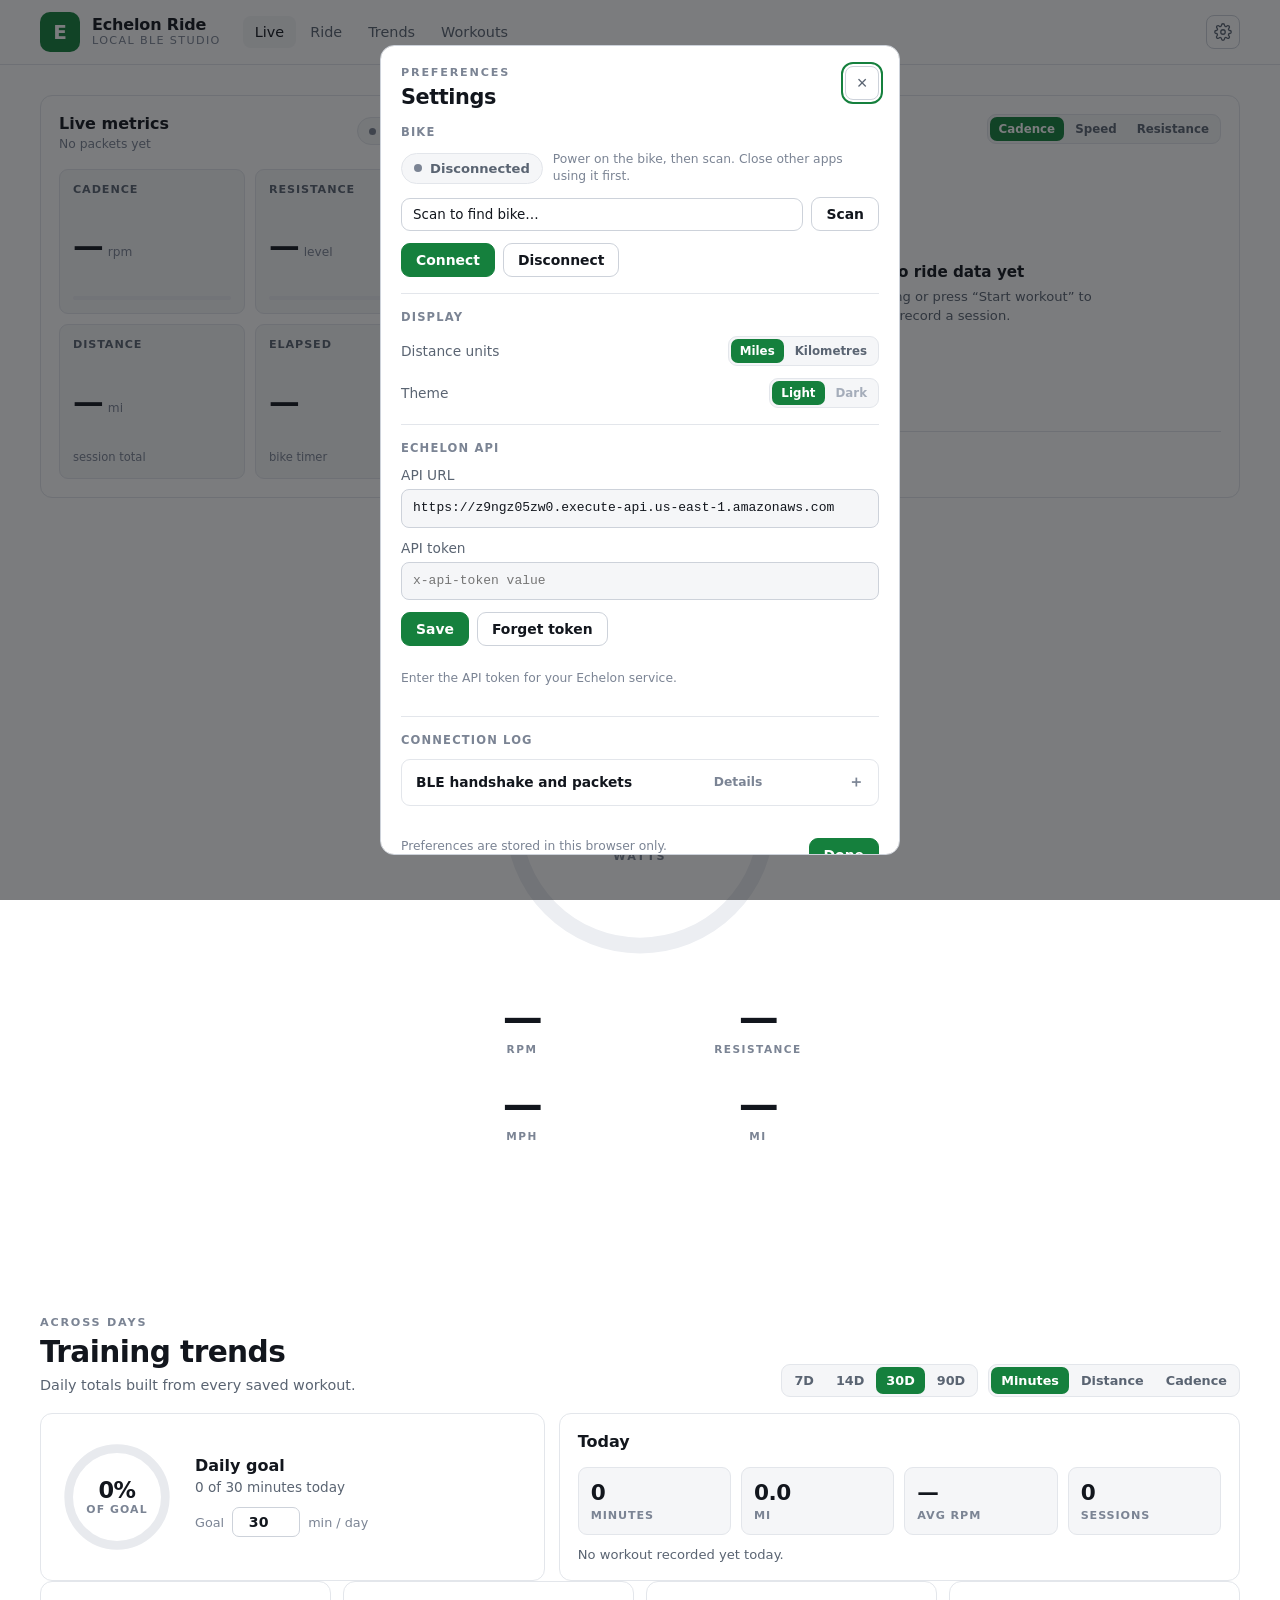
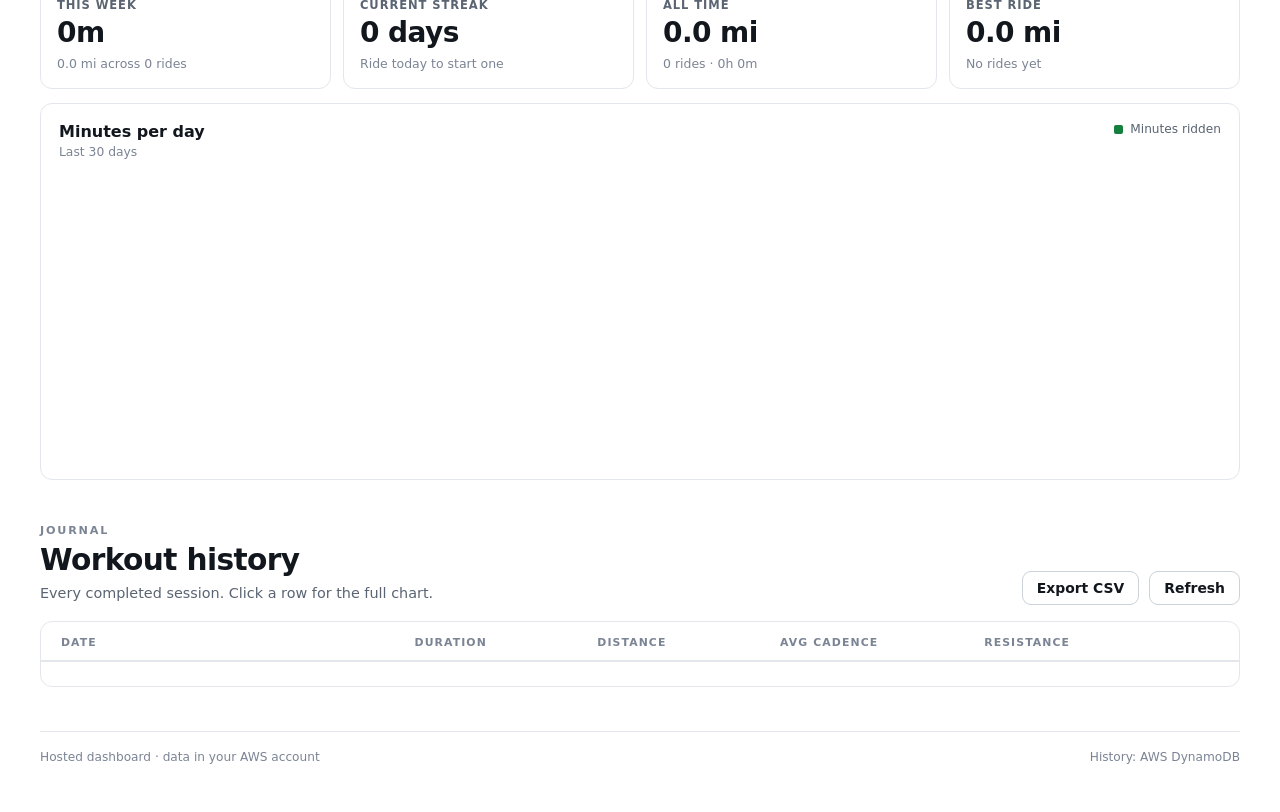
<file: index.html>
<!doctype html>
<html lang="en">
<head>
<meta charset="utf-8">
<meta name="viewport" content="width=device-width, initial-scale=1">
<meta name="color-scheme" content="light dark">
<title>Echelon Ride · Local Dashboard</title>
<link rel="icon" href="data:image/svg+xml,%3Csvg xmlns='http://www.w3.org/2000/svg' viewBox='0 0 64 64'%3E%3Crect width='64' height='64' rx='16' fill='%23b9f227'/%3E%3Cpath d='M20 18h26v8H30v6h14v8H30v6h16v8H20z' fill='%23080b12'/%3E%3C/svg%3E">
<link rel="stylesheet" href="styles.css?v=e2222fc28d">
<script>
  try {
    if (localStorage.getItem('echelon.theme') === 'dark') {
      document.documentElement.dataset.theme = 'dark';
    }
    document.documentElement.dataset.page =
      location.hash === '#ride' ? 'ride'
        : location.hash === '#trends' ? 'trends'
          : location.hash === '#history' ? 'workouts' : 'live';
  } catch (error) { /* localStorage may be unavailable */ }
</script>
</head>
<body>
<div class="ambient" aria-hidden="true">
  <div class="orb orb-a"></div>
  <div class="orb orb-b"></div>
</div>

<header class="topbar">
  <a class="brand" href="#live" aria-label="Echelon Ride home">
    <span class="logo">E</span>
    <span class="brand-text">
      <strong>Echelon Ride</strong>
      <span>local BLE studio</span>
    </span>
  </a>

  <nav class="mainnav" aria-label="Sections">
    <a href="#live" data-page="live">Live</a>
    <a href="#ride" data-page="ride">Ride</a>
    <a href="#trends" data-page="trends">Trends</a>
    <a href="#history" data-page="workouts">Workouts</a>
  </nav>

  <button class="icon-btn" id="settingsBtn" type="button" aria-label="Settings" title="Settings">
    <svg viewBox="0 0 24 24" fill="none" stroke="currentColor" stroke-width="1.7" stroke-linecap="round" stroke-linejoin="round" aria-hidden="true"><circle cx="12" cy="12" r="3"/><path d="M19.4 15a1.7 1.7 0 0 0 .3 1.9l.1.1a2 2 0 1 1-2.8 2.8l-.1-.1a1.7 1.7 0 0 0-1.9-.3 1.7 1.7 0 0 0-1 1.5V21a2 2 0 1 1-4 0v-.1a1.7 1.7 0 0 0-1.1-1.5 1.7 1.7 0 0 0-1.9.3l-.1.1a2 2 0 1 1-2.8-2.8l.1-.1a1.7 1.7 0 0 0 .3-1.9 1.7 1.7 0 0 0-1.5-1H3a2 2 0 1 1 0-4h.1A1.7 1.7 0 0 0 4.6 9a1.7 1.7 0 0 0-.3-1.9l-.1-.1a2 2 0 1 1 2.8-2.8l.1.1a1.7 1.7 0 0 0 1.9.3H9a1.7 1.7 0 0 0 1-1.5V3a2 2 0 1 1 4 0v.1a1.7 1.7 0 0 0 1 1.5 1.7 1.7 0 0 0 1.9-.3l.1-.1a2 2 0 1 1 2.8 2.8l-.1.1a1.7 1.7 0 0 0-.3 1.9V9a1.7 1.7 0 0 0 1.5 1H21a2 2 0 1 1 0 4h-.1a1.7 1.7 0 0 0-1.5 1z"/></svg>
  </button>
</header>

<main class="page">
  <section class="section" id="live" data-page="live">
    <div class="live-grid">
      <article class="card metrics-card">
        <div class="card-head">
          <div>
            <h3>Live metrics</h3>
            <span class="hint" id="lastPacket">No packets yet</span>
          </div>
          <div class="workout-controls">
            <span class="badge" id="trackingBadge"><span class="badge-dot"></span>Auto tracking</span>
            <button class="btn" id="workoutBtn" type="button">Start workout</button>
          </div>
        </div>
        <div class="metrics">
          <div class="metric">
            <span class="metric-label">Cadence</span>
            <div class="metric-value"><span id="cadenceValue">—</span><small>rpm</small></div>
            <div class="meter"><span id="cadenceMeter"></span></div>
          </div>
          <div class="metric">
            <span class="metric-label">Resistance</span>
            <div class="metric-value"><span id="resistanceValue">—</span><small>level</small></div>
            <div class="meter"><span id="resistanceMeter"></span></div>
          </div>
          <div class="metric">
            <span class="metric-label">Speed estimate</span>
            <div class="metric-value"><span id="speedValue">—</span><small id="speedUnit">mph</small></div>
            <div class="meter"><span id="speedMeter"></span></div>
          </div>
          <div class="metric">
            <span class="metric-label">Distance</span>
            <div class="metric-value"><span id="distanceValue">—</span><small id="distanceUnit">mi</small></div>
            <span class="metric-sub" id="distanceSub">session total</span>
          </div>
          <div class="metric">
            <span class="metric-label">Elapsed</span>
            <div class="metric-value"><span id="elapsedValue">—</span></div>
            <span class="metric-sub" id="elapsedSub">bike timer</span>
          </div>
          <div class="metric">
            <span class="metric-label">Power</span>
            <div class="metric-value"><span id="powerValue">—</span><small>W</small></div>
            <span class="metric-sub">estimated from cadence and resistance</span>
          </div>
        </div>
      </article>

      <article class="card chart-card">
        <div class="card-head">
          <div>
            <h3>Session chart</h3>
            <span class="hint" id="liveChartHint">Waiting for movement</span>
          </div>
          <div class="segmented small" id="liveMetrics" role="group" aria-label="Session chart metric">
            <button type="button" data-metric="cadence" class="is-active">Cadence</button>
            <button type="button" data-metric="speed">Speed</button>
            <button type="button" data-metric="resistance">Resistance</button>
          </div>
        </div>
        <div class="chart-wrap" id="liveChartWrap">
          <canvas id="liveChart" aria-label="Live session chart"></canvas>
          <div class="chart-empty" id="liveEmpty">
            <strong>No ride data yet</strong>
            <span>Start pedaling or press “Start workout” to record a session.</span>
          </div>
        </div>
        <div class="chart-footer" id="liveFooter">
          <div><span>Average</span><strong id="liveAvg">—</strong></div>
          <div><span>Peak</span><strong id="livePeak">—</strong></div>
          <div><span>Tracked</span><strong id="liveTracked">—</strong></div>
        </div>
      </article>
    </div>
  </section>

  <section class="section" id="ride" data-page="ride" aria-label="Ride metrics">
    <div class="ride">
      <div class="ride-timer">
        <div class="ride-clock" id="rideClock">0:00</div>
        <div class="ride-clock-label">Elapsed</div>
        <div class="ride-goal" id="rideGoalBar" role="progressbar" aria-label="Daily goal" aria-valuemin="0" aria-valuemax="100" aria-valuenow="0">
          <span id="rideGoal"></span>
        </div>
      </div>
      <div class="ride-gauge">
        <svg viewBox="0 0 220 220" aria-hidden="true" focusable="false">
          <circle class="gauge-track" cx="110" cy="110" r="96"></circle>
          <circle class="gauge-value" id="rideGauge" cx="110" cy="110" r="96"></circle>
        </svg>
        <div class="gauge-center">
          <span class="gauge-number" id="ridePower">—</span>
          <span class="gauge-unit">watts</span>
        </div>
      </div>
      <div class="ride-metrics">
        <div class="ride-metric">
          <span class="ride-metric-value" id="rideCadence">—</span>
          <span class="ride-metric-label">rpm</span>
        </div>
        <div class="ride-metric">
          <span class="ride-metric-value" id="rideResistance">—</span>
          <span class="ride-metric-label">resistance</span>
        </div>
        <div class="ride-metric">
          <span class="ride-metric-value" id="rideSpeed">—</span>
          <span class="ride-metric-label" id="rideSpeedUnit">mph</span>
        </div>
        <div class="ride-metric">
          <span class="ride-metric-value" id="rideDistance">—</span>
          <span class="ride-metric-label" id="rideDistanceUnit">mi</span>
        </div>
      </div>
      <div class="ride-chart">
        <canvas id="rideChart" aria-label="Recent speed"></canvas>
      </div>
    </div>
  </section>

  <section class="section" id="trends" data-page="trends">
    <div class="section-head">
      <div>
        <p class="eyebrow">Across days</p>
        <h2>Training trends</h2>
        <p class="section-sub">Daily totals built from every saved workout.</p>
      </div>
      <div class="section-tools">
        <div class="segmented" id="rangeTabs" role="group" aria-label="Date range">
          <button type="button" data-days="7">7D</button>
          <button type="button" data-days="14">14D</button>
          <button type="button" data-days="30" class="is-active">30D</button>
          <button type="button" data-days="90">90D</button>
        </div>
        <div class="segmented" id="trendMetrics" role="group" aria-label="Trend metric">
          <button type="button" data-metric="minutes" class="is-active">Minutes</button>
          <button type="button" data-metric="distance">Distance</button>
          <button type="button" data-metric="cadence">Cadence</button>
        </div>
      </div>
    </div>

    <div class="today-grid">
      <article class="card goal-card">
        <div class="goal-ring">
          <svg viewBox="0 0 120 120" role="img" aria-label="Daily goal progress">
            <circle class="ring-track" cx="60" cy="60" r="50"></circle>
            <circle class="ring-progress" id="goalRing" cx="60" cy="60" r="50"></circle>
          </svg>
          <div class="goal-center">
            <strong id="goalPercent">0%</strong>
            <span>of goal</span>
          </div>
        </div>
        <div class="goal-copy">
          <h3>Daily goal</h3>
          <p id="goalText">0 of 30 minutes today</p>
          <div class="goal-edit">
            <label for="goalInput">Goal</label>
            <input id="goalInput" type="number" min="5" max="300" step="5" value="30" inputmode="numeric">
            <span>min / day</span>
          </div>
        </div>
      </article>

      <article class="card today-card">
        <div class="card-head">
          <h3>Today</h3>
          <span class="hint" id="todayDate"></span>
        </div>
        <div class="today-stats">
          <div><strong id="todayMinutes">0</strong><span>minutes</span></div>
          <div><strong id="todayDistance">0.0</strong><span id="todayDistanceUnit">mi</span></div>
          <div><strong id="todayCadence">—</strong><span>avg rpm</span></div>
          <div><strong id="todayWorkouts">0</strong><span>sessions</span></div>
        </div>
        <p class="today-note" id="todayNote">No workout recorded yet today.</p>
      </article>
    </div>

    <div class="stat-grid">
      <article class="card stat-tile">
        <span class="stat-label">This week</span>
        <strong class="stat-value" id="weekMinutes">0m</strong>
        <span class="stat-sub" id="weekDistance">0.0 mi across 0 rides</span>
      </article>
      <article class="card stat-tile">
        <span class="stat-label">Current streak</span>
        <strong class="stat-value" id="streakDays">0 days</strong>
        <span class="stat-sub" id="streakSub">Ride today to start one</span>
      </article>
      <article class="card stat-tile">
        <span class="stat-label">All time</span>
        <strong class="stat-value" id="lifetimeDistance">0.0 mi</strong>
        <span class="stat-sub" id="lifetimeSub">0 rides · 0h 0m</span>
      </article>
      <article class="card stat-tile">
        <span class="stat-label">Best ride</span>
        <strong class="stat-value" id="bestDistance">0.0 mi</strong>
        <span class="stat-sub" id="bestSub">No rides yet</span>
      </article>
    </div>

    <article class="card chart-card trend-card">
      <div class="card-head">
        <div>
          <h3 id="trendTitle">Minutes per day</h3>
          <span class="hint" id="trendHint">Last 30 days</span>
        </div>
        <div class="legend"><span class="legend-dot"></span><span id="trendLegend">Minutes ridden</span></div>
      </div>
      <div class="chart-wrap tall" id="trendChartWrap">
        <canvas id="trendChart" aria-label="Daily training trend chart"></canvas>
        <div class="chart-empty" id="trendEmpty" hidden>
          <strong>Nothing to chart yet</strong>
          <span>Finish a workout and it will appear here.</span>
        </div>
      </div>
    </article>
  </section>

  <section class="section" id="history" data-page="workouts">
    <div class="section-head">
      <div>
        <p class="eyebrow">Journal</p>
        <h2>Workout history</h2>
        <p class="section-sub">Every completed session. Click a row for the full chart.</p>
      </div>
      <div class="section-tools">
        <button class="btn ghost" id="exportBtn" type="button">Export CSV</button>
        <button class="btn ghost" id="refreshBtn" type="button">Refresh</button>
      </div>
    </div>

    <article class="card list-card">
      <div class="list-head">
        <span>Date</span>
        <span>Duration</span>
        <span>Distance</span>
        <span>Avg cadence</span>
        <span>Resistance</span>
        <span></span>
      </div>
      <div class="workout-list" id="workoutList"></div>
      <div class="empty-state" id="historyEmpty" hidden>
        <div class="empty-icon">◎</div>
        <strong>No workouts saved yet</strong>
        <span>Connect the bike and start pedaling. Sessions are recorded automatically and saved when you disconnect or press Stop.</span>
      </div>
      <div class="list-foot" id="historyFoot"></div>
    </article>
  </section>

  <footer class="page-foot">
    <span>Local-first · data stays on this machine</span>
    <span id="dbHint">History: data/echelon.db</span>
  </footer>
</main>

<dialog class="dialog" id="detailDialog">
  <div class="dialog-head">
    <div>
      <p class="eyebrow" id="detailDate">Workout</p>
      <h3 id="detailTitle">Session detail</h3>
    </div>
    <button class="icon-btn" id="detailClose" type="button" aria-label="Close">×</button>
  </div>
  <div class="chips" id="detailChips"></div>
  <div class="dialog-chart-head">
    <div class="segmented small" id="detailMetrics" role="group" aria-label="Detail chart metric">
      <button type="button" data-metric="cadence" class="is-active">Cadence</button>
      <button type="button" data-metric="speed">Speed</button>
      <button type="button" data-metric="resistance">Resistance</button>
    </div>
    <a class="btn ghost tiny" id="detailExport" href="/api/export.csv" download>Export all</a>
  </div>
  <div class="chart-wrap tall">
    <canvas id="detailChart" aria-label="Workout detail chart"></canvas>
    <div class="chart-empty" id="detailEmpty" hidden>
      <strong>No samples for this workout</strong>
      <span>The summary is still saved below.</span>
    </div>
  </div>
  <div class="dialog-actions">
    <button class="btn danger" id="detailDelete" type="button">Delete workout</button>
    <button class="btn primary" id="detailDone" type="button">Done</button>
  </div>
</dialog>

<dialog class="dialog settings-dialog" id="settingsDialog">
  <div class="dialog-head">
    <div>
      <p class="eyebrow">Preferences</p>
      <h3>Settings</h3>
    </div>
    <button class="icon-btn" id="settingsClose" type="button" aria-label="Close settings">×</button>
  </div>

  <section class="settings-group" id="bikeSettings">
    <h4>Bike</h4>
    <div class="bike-status">
      <span class="pill" id="statusPill">
        <span class="dot"></span>
        <span id="statusText">Disconnected</span>
      </span>
      <span class="hint" id="deviceSub">Power on the bike, then scan. Close other apps using it first.</span>
    </div>
    <div class="bike-controls">
      <select class="select" id="deviceSelect" aria-label="Echelon device">
        <option value="">Scan to find bike…</option>
      </select>
      <button class="btn ghost" id="scanBtn" type="button">Scan</button>
    </div>
    <div class="settings-actions">
      <button class="btn primary" id="connectBtn" type="button">Connect</button>
      <button class="btn ghost" id="disconnectBtn" type="button">Disconnect</button>
      <a class="btn ghost" id="lockBtn" href="/logout" hidden>Lock dashboard</a>
    </div>
  </section>

  <section class="settings-group">
    <h4>Display</h4>
    <div class="setting-row">
      <span class="setting-label">Distance units</span>
      <div class="segmented small" id="unitTabs" role="group" aria-label="Distance unit">
        <button type="button" data-unit="mi" class="is-active">Miles</button>
        <button type="button" data-unit="km">Kilometres</button>
      </div>
    </div>
    <div class="setting-row">
      <span class="setting-label">Theme</span>
      <div class="segmented small" id="themeTabs" role="group" aria-label="Theme">
        <button type="button" data-theme="light" class="is-active">Light</button>
        <button type="button" data-theme="dark">Dark</button>
      </div>
    </div>
  </section>

  <section class="settings-group" id="cloudSettings" hidden>
    <h4>Echelon API</h4>
    <label class="setting-field">
      <span class="setting-label">API URL</span>
      <input id="apiUrlInput" type="url" spellcheck="false" autocomplete="off" placeholder="https://abc123.execute-api.us-east-1.amazonaws.com">
    </label>
    <label class="setting-field">
      <span class="setting-label">API token</span>
      <input id="apiTokenInput" type="password" autocomplete="off" spellcheck="false" placeholder="x-api-token value">
    </label>
    <div class="settings-actions">
      <button class="btn primary" id="saveApiBtn" type="button">Save</button>
      <button class="btn ghost" id="forgetTokenBtn" type="button">Forget token</button>
    </div>
    <p class="hint" id="apiStatus" role="status"></p>
  </section>

  <section class="settings-group">
    <h4>Connection log</h4>
    <details class="log-card">
      <summary>
        <span>BLE handshake and packets</span>
        <span class="hint">Details</span>
      </summary>
      <div id="events" class="log" aria-live="polite"></div>
    </details>
  </section>

  <div class="dialog-actions">
    <span class="hint">Preferences are stored in this browser only.</span>
    <button class="btn primary" id="settingsDone" type="button">Done</button>
  </div>
</dialog>

<div class="toast" id="toast" role="status" aria-live="polite"></div>

<nav class="bottom-nav" aria-label="Pages">
  <a href="#live" data-page="live">
    <svg viewBox="0 0 24 24" fill="none" stroke="currentColor" stroke-width="1.8" stroke-linecap="round" stroke-linejoin="round" aria-hidden="true"><path d="M3 12h3.5l2.5-6 4 12 2.5-6H21"/></svg>
    <span>Live</span>
  </a>
  <a href="#ride" data-page="ride">
    <svg viewBox="0 0 24 24" fill="none" stroke="currentColor" stroke-width="1.8" stroke-linecap="round" stroke-linejoin="round" aria-hidden="true"><path d="M4.5 18a8.5 8.5 0 1 1 15 0"/><path d="M12 18V9"/><circle cx="12" cy="18" r="1.6"/></svg>
    <span>Ride</span>
  </a>
  <a href="#trends" data-page="trends">
    <svg viewBox="0 0 24 24" fill="none" stroke="currentColor" stroke-width="1.8" stroke-linecap="round" stroke-linejoin="round" aria-hidden="true"><path d="M5 20v-6M12 20V5M19 20v-9"/></svg>
    <span>Trends</span>
  </a>
  <a href="#history" data-page="workouts">
    <svg viewBox="0 0 24 24" fill="none" stroke="currentColor" stroke-width="1.8" stroke-linecap="round" stroke-linejoin="round" aria-hidden="true"><path d="M8 6h12M8 12h12M8 18h12"/><path d="M4 6h.01M4 12h.01M4 18h.01"/></svg>
    <span>Workouts</span>
  </a>
</nav>

<script src="config.js"></script>
<script src="cloud.js?v=e2222fc28d"></script>
<script src="app.js?v=e2222fc28d"></script>
</body>
</html>
</file>
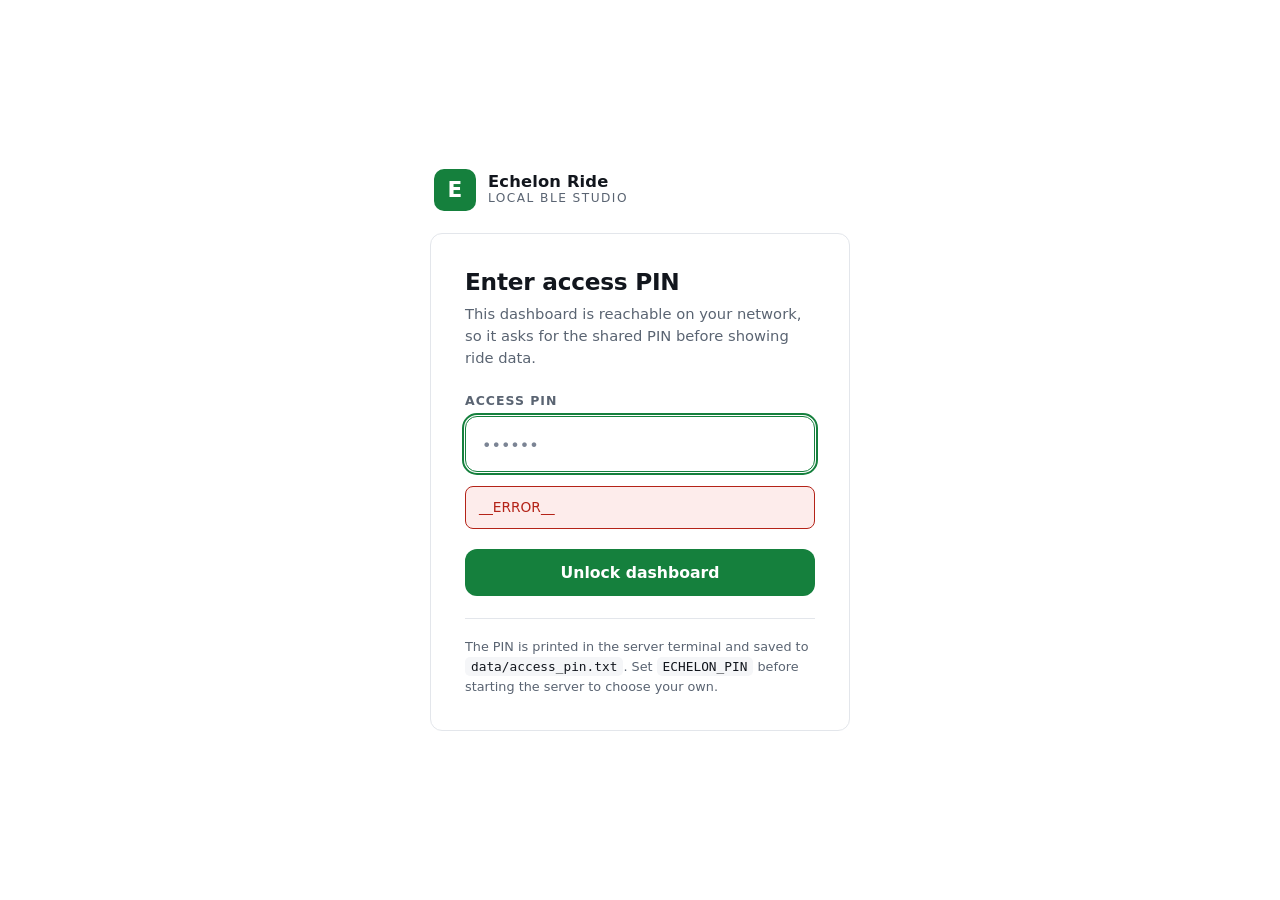
<file: static/login.html>
<!doctype html>
<html lang="en">
<head>
<meta charset="utf-8">
<meta name="viewport" content="width=device-width, initial-scale=1">
<meta name="color-scheme" content="light">
<meta name="robots" content="noindex">
<title>Echelon Ride · Sign in</title>
<link rel="icon" href="data:image/svg+xml,%3Csvg xmlns='http://www.w3.org/2000/svg' viewBox='0 0 64 64'%3E%3Crect width='64' height='64' rx='16' fill='%23b9f227'/%3E%3Cpath d='M20 18h26v8H30v6h14v8H30v6h16v8H20z' fill='%23080b12'/%3E%3C/svg%3E">
<style>
  :root {
    color-scheme: light;
    --bg: #ffffff;
    --panel: #ffffff;
    --panel-2: #f5f6f8;
    --line: #e3e6eb;
    --line-strong: #cdd2da;
    --text: #12161d;
    --muted: #5a6472;
    --muted-2: #7b8494;
    --accent: #15803d;
    --accent-ink: #ffffff;
    --danger: #b42318;
    --danger-soft: #fdeceb;
    --radius: 12px;
  }
  * { box-sizing: border-box; }
  html, body { height: 100%; }
  body {
    margin: 0;
    min-height: 100%;
    display: grid;
    place-items: center;
    padding: 24px;
    background: var(--bg);
    color: var(--text);
    font-family: "Segoe UI", system-ui, -apple-system, BlinkMacSystemFont, sans-serif;
    -webkit-font-smoothing: antialiased;
  }
  .shell { width: min(420px, 100%); }
  .brand {
    display: flex;
    align-items: center;
    gap: 12px;
    margin-bottom: 22px;
    padding-left: 4px;
  }
  .logo {
    display: grid;
    place-items: center;
    width: 42px;
    height: 42px;
    border-radius: 10px;
    background: var(--accent);
    color: var(--accent-ink);
    font-weight: 800;
    font-size: 1.35rem;
  }
  .brand-text { display: flex; flex-direction: column; line-height: 1.15; }
  .brand-text strong { font-size: 1.02rem; letter-spacing: 0.01em; }
  .brand-text span { color: var(--muted); font-size: 0.76rem; letter-spacing: 0.12em; text-transform: uppercase; }
  .card {
    background: var(--panel);
    border: 1px solid var(--line);
    border-radius: var(--radius);
    padding: clamp(24px, 5vw, 34px);
  }
  h1 { margin: 0 0 8px; font-size: 1.45rem; letter-spacing: -0.01em; }
  .sub { margin: 0 0 24px; color: var(--muted); font-size: 0.92rem; line-height: 1.5; }
  label { display: block; margin-bottom: 8px; font-size: 0.78rem; font-weight: 600; letter-spacing: 0.08em; text-transform: uppercase; color: var(--muted); }
  input[type="password"], input[type="text"] {
    width: 100%;
    padding: 15px 16px;
    border-radius: 12px;
    border: 1px solid var(--line);
    background: var(--panel);
    color: var(--text);
    font: inherit;
    font-size: 1.25rem;
    letter-spacing: 0.28em;
    outline: none;
    transition: border-color 0.15s ease, box-shadow 0.15s ease;
  }
  input::placeholder { letter-spacing: normal; font-size: 1rem; color: var(--muted-2); }
  input:focus { border-color: var(--accent); box-shadow: none; outline: 2px solid var(--accent); outline-offset: 1px; }
  .error {
    margin: 14px 0 0;
    padding: 11px 13px;
    border-radius: 8px;
    background: var(--danger-soft);
    border: 1px solid var(--danger);
    color: var(--danger);
    font-size: 0.86rem;
    line-height: 1.4;
  }
  .error:empty { display: none; }
  button {
    width: 100%;
    margin-top: 20px;
    padding: 14px 18px;
    border: 0;
    border-radius: 12px;
    background: var(--accent);
    color: var(--accent-ink);
    font: inherit;
    font-weight: 700;
    font-size: 0.98rem;
    cursor: pointer;
    transition: transform 0.12s ease, filter 0.15s ease;
  }
  button:hover { opacity: 0.9; }
  button:active { transform: translateY(1px); }
  button:focus-visible { outline: 2px solid var(--accent); outline-offset: 2px; }
  .hint {
    margin: 22px 0 0;
    padding-top: 18px;
    border-top: 1px solid var(--line);
    color: var(--muted);
    font-size: 0.8rem;
    line-height: 1.55;
  }
  .hint code {
    font-family: ui-monospace, "Cascadia Mono", Consolas, monospace;
    color: var(--text);
    background: var(--panel-2);
    padding: 2px 6px;
    border-radius: 5px;
  }
  @media (max-width: 420px) {
    body { padding: 16px; }
    .brand { margin-bottom: 16px; }
  }
</style>
</head>
<body>
  <div class="shell">
    <div class="brand">
      <span class="logo" aria-hidden="true">E</span>
      <span class="brand-text">
        <strong>Echelon Ride</strong>
        <span>local BLE studio</span>
      </span>
    </div>

    <main class="card">
      <h1>Enter access PIN</h1>
      <p class="sub">This dashboard is reachable on your network, so it asks for the shared PIN before showing ride data.</p>

      <form method="post" action="/login" autocomplete="off">
        <input type="hidden" name="next" value="__NEXT__">
        <label for="pin">Access PIN</label>
        <input
          id="pin"
          name="pin"
          type="password"
          inputmode="text"
          autocomplete="current-password"
          autocapitalize="off"
          autocorrect="off"
          spellcheck="false"
          placeholder="••••••"
          required
          autofocus>
        <p class="error" role="alert" aria-live="polite">__ERROR__</p>
        <button type="submit">Unlock dashboard</button>
      </form>

      <p class="hint">
        The PIN is printed in the server terminal and saved to
        <code>data/access_pin.txt</code>. Set <code>ECHELON_PIN</code> before starting the
        server to choose your own.
      </p>
    </main>
  </div>
</body>
</html>
</file>
<file: styles.css>
/* Echelon Ride dashboard — flat light theme by default, dark optional. */

:root {
  color-scheme: light;
  --bg: #ffffff;
  --surface: #ffffff;
  --surface-2: #f5f6f8;
  --surface-3: #eceef2;
  --line: #e3e6eb;
  --line-strong: #cdd2da;
  --text: #12161d;
  --muted: #5a6472;
  --muted-2: #7b8494;
  --accent: #15803d;
  --accent-soft: #e7f4eb;
  --accent-contrast: #ffffff;
  --danger: #b42318;
  --danger-soft: #fdeceb;
  --warn: #b54708;
  --warn-soft: #fdf3e7;
  --good: #15803d;
  --good-soft: #e7f4eb;
  --ring-track: #e8eaee;

  --chart-cadence: #15803d;
  --chart-speed: #0e7490;
  --chart-resistance: #4338ca;
  --chart-minutes: #15803d;
  --chart-distance: #0e7490;
  --chart-grid: #eceef2;
  --chart-grid-strong: #d7dbe2;
  --chart-text: #6b7280;
  --chart-tooltip-bg: #ffffff;
  --chart-tooltip-line: #d5dae2;
  --chart-tooltip-text: #12161d;

  --radius: 12px;
  --radius-sm: 9px;
  --font: "Inter", "Segoe UI Variable", "Segoe UI", system-ui, -apple-system, sans-serif;
  --mono: "JetBrains Mono", "Cascadia Code", ui-monospace, SFMono-Regular, Consolas, monospace;
}

[data-theme="dark"] {
  color-scheme: dark;
  --bg: #0f1115;
  --surface: #161a21;
  --surface-2: #1b2029;
  --surface-3: #232a35;
  --line: #262c37;
  --line-strong: #333b49;
  --text: #eef1f6;
  --muted: #a5adba;
  --muted-2: #7c8698;
  --accent: #4ade80;
  --accent-soft: #14261b;
  --accent-contrast: #06210f;
  --danger: #f87171;
  --danger-soft: #2a1518;
  --warn: #fbbf24;
  --warn-soft: #2a2210;
  --good: #4ade80;
  --good-soft: #14261b;
  --ring-track: #262c37;

  --chart-cadence: #4ade80;
  --chart-speed: #22d3ee;
  --chart-resistance: #a5b4fc;
  --chart-minutes: #4ade80;
  --chart-distance: #22d3ee;
  --chart-grid: #232a34;
  --chart-grid-strong: #313a47;
  --chart-text: #8b95a5;
  --chart-tooltip-bg: #1b2029;
  --chart-tooltip-line: #333b49;
  --chart-tooltip-text: #eef1f6;
}

* { box-sizing: border-box; }

[hidden] { display: none !important; }

html { scroll-behavior: smooth; scroll-padding-top: 92px; }

body {
  margin: 0;
  min-height: 100vh;
  font-family: var(--font);
  background: var(--bg);
  color: var(--text);
  -webkit-font-smoothing: antialiased;
  text-rendering: optimizeLegibility;
}

.ambient { display: none; }

::selection { background: var(--accent-soft); color: var(--text); }

::-webkit-scrollbar { width: 10px; height: 10px; }
::-webkit-scrollbar-track { background: transparent; }
::-webkit-scrollbar-thumb { background: var(--line-strong); border-radius: 99px; border: 2px solid var(--bg); }

.topbar {
  position: sticky;
  top: 0;
  z-index: 40;
  display: flex;
  align-items: center;
  gap: 18px;
  padding: 12px clamp(16px, 4vw, 40px);
  background: var(--surface);
  border-bottom: 1px solid var(--line);
  flex-wrap: wrap;
}

.brand { display: flex; align-items: center; gap: 12px; text-decoration: none; color: inherit; flex: none; }
.logo {
  width: 40px; height: 40px; border-radius: 10px;
  display: grid; place-items: center;
  font-weight: 800; font-size: 1.25rem;
  color: var(--accent-contrast);
  background: var(--accent);
}
.brand-text { display: flex; flex-direction: column; line-height: 1.15; }
.brand-text strong { font-size: 1rem; letter-spacing: -0.01em; }
.brand-text span { color: var(--muted-2); font-size: 0.7rem; letter-spacing: 0.12em; text-transform: uppercase; }

.mainnav { display: flex; gap: 2px; margin-left: 4px; }
.mainnav a {
  color: var(--muted);
  text-decoration: none;
  font-size: 0.9rem;
  font-weight: 500;
  padding: 8px 12px;
  border-radius: 8px;
}
.mainnav a:hover { color: var(--text); background: var(--surface-2); }
.mainnav a.is-active { color: var(--text); background: var(--surface-2); }

.bottom-nav {
  display: none;
  position: fixed;
  left: 16px;
  right: 16px;
  bottom: calc(16px + env(safe-area-inset-bottom, 0px));
  z-index: 60;
  max-width: 420px;
  margin: 0 auto;
  padding: 7px;
  gap: 4px;
  align-items: center;
  justify-content: space-between;
  border-radius: 22px;
  background: rgba(255, 255, 255, 0.62);
  border: 1px solid rgba(255, 255, 255, 0.7);
  box-shadow: 0 10px 30px rgba(17, 24, 39, 0.14);
  -webkit-backdrop-filter: blur(18px) saturate(180%);
  backdrop-filter: blur(18px) saturate(180%);
}
[data-theme="dark"] .bottom-nav {
  background: rgba(22, 26, 33, 0.62);
  border-color: rgba(148, 163, 184, 0.24);
  box-shadow: 0 10px 30px rgba(0, 0, 0, 0.55);
}
@supports not ((backdrop-filter: blur(1px)) or (-webkit-backdrop-filter: blur(1px))) {
  .bottom-nav, [data-theme="dark"] .bottom-nav { background: var(--surface); }
}
.bottom-nav a {
  flex: 1 1 0;
  display: flex;
  flex-direction: column;
  align-items: center;
  gap: 3px;
  padding: 8px 4px;
  border-radius: 15px;
  text-decoration: none;
  color: var(--muted);
  font-size: 0.68rem;
  font-weight: 600;
  transition: background 0.15s, color 0.15s;
}
.bottom-nav a svg { width: 20px; height: 20px; }
.bottom-nav a.is-active { color: var(--accent); background: var(--accent-soft); }
.bottom-nav a:focus-visible { outline: 2px solid var(--accent); outline-offset: 2px; }

.connection { display: none; }
.topbar > #settingsBtn { margin-left: auto; }

.pill {
  display: inline-flex; align-items: center; gap: 8px;
  padding: 7px 12px; border-radius: 999px;
  border: 1px solid var(--line);
  background: var(--surface-2);
  color: var(--muted);
  font-size: 0.82rem; font-weight: 600;
  white-space: nowrap;
}
.dot { width: 8px; height: 8px; border-radius: 50%; background: var(--muted-2); }
.pill.good { color: var(--good); border-color: var(--good); background: var(--good-soft); }
.pill.good .dot { background: var(--good); animation: blink 2.2s ease-in-out infinite; }
.pill.warn { color: var(--warn); border-color: var(--warn); background: var(--warn-soft); }
.pill.warn .dot { background: var(--warn); }
.pill.bad { color: var(--danger); border-color: var(--danger); background: var(--danger-soft); }
.pill.bad .dot { background: var(--danger); }

@keyframes blink { 50% { opacity: 0.35; } }

.btn {
  appearance: none;
  border: 1px solid var(--line-strong);
  background: var(--surface);
  color: var(--text);
  font: inherit;
  font-size: 0.87rem;
  font-weight: 600;
  padding: 8px 14px;
  border-radius: 9px;
  cursor: pointer;
  text-decoration: none;
  display: inline-flex;
  align-items: center;
  justify-content: center;
  gap: 7px;
  white-space: nowrap;
  transition: background 0.15s, border-color 0.15s, color 0.15s;
}
.btn:hover { background: var(--surface-2); border-color: var(--muted-2); }
.btn:focus-visible { outline: 2px solid var(--accent); outline-offset: 2px; }
.btn:disabled { opacity: 0.5; cursor: not-allowed; }
.btn.primary { background: var(--accent); border-color: var(--accent); color: var(--accent-contrast); }
.btn.primary:hover { background: var(--accent); border-color: var(--accent); opacity: 0.88; }
.btn.ghost { background: transparent; }
.btn.ghost:hover { background: var(--surface-2); }
.btn.danger { background: var(--danger-soft); border-color: var(--danger); color: var(--danger); }
.btn.danger:hover { background: var(--danger-soft); opacity: 0.85; }
.btn.tiny { font-size: 0.78rem; padding: 6px 10px; border-radius: 8px; }
.btn.is-stop { background: var(--danger-soft); border-color: var(--danger); color: var(--danger); }

.select {
  appearance: none;
  border: 1px solid var(--line-strong);
  background: var(--surface);
  color: var(--text);
  font: inherit;
  font-size: 0.84rem;
  padding: 8px 30px 8px 11px;
  border-radius: 9px;
  max-width: 290px;
  cursor: pointer;
  background-image: none;
}
.select:focus-visible { outline: 2px solid var(--accent); outline-offset: 2px; }

.page { max-width: 1280px; margin: 0 auto; padding: 30px clamp(16px, 4vw, 40px) 48px; }

/* The Ride screen takes over the page at every width. */
html[data-page="ride"] .section[data-page]:not([data-page="ride"]) { display: none; }
html[data-page="ride"] .section[data-page="ride"] { width: 100%; margin-bottom: 0; }
html[data-page="ride"] .page-foot { display: none; }
html[data-page="ride"] .page { display: flex; align-items: center; justify-content: center; }
@media (min-width: 881px) {
  html[data-page="ride"] .page { min-height: calc(100vh - 113px); }
}

.section { margin-bottom: 44px; }

.section-head {
  display: flex; align-items: flex-end; justify-content: space-between;
  gap: 20px; flex-wrap: wrap; margin-bottom: 16px;
}
.eyebrow {
  margin: 0 0 6px;
  font-size: 0.7rem; font-weight: 700; letter-spacing: 0.16em;
  text-transform: uppercase; color: var(--muted-2);
}
h2 { margin: 0; font-size: clamp(1.4rem, 2.4vw, 1.85rem); letter-spacing: -0.02em; font-weight: 700; }
h3 { margin: 0; font-size: 1rem; font-weight: 650; }
.section-sub { margin: 6px 0 0; color: var(--muted); font-size: 0.9rem; line-height: 1.5; }

.workout-controls { display: flex; align-items: center; gap: 10px; flex-wrap: wrap; }

.badge {
  display: inline-flex; align-items: center; gap: 7px;
  border: 1px solid var(--line);
  background: var(--surface-2);
  color: var(--muted);
  font-size: 0.76rem; font-weight: 600;
  padding: 6px 11px; border-radius: 999px;
}
.badge-dot { width: 7px; height: 7px; border-radius: 50%; background: var(--muted-2); }
.badge.recording { color: var(--accent); border-color: var(--accent); background: var(--accent-soft); }
.badge.recording .badge-dot { background: var(--accent); animation: blink 1.6s ease-in-out infinite; }
.badge.paused { color: var(--warn); border-color: var(--warn); background: var(--warn-soft); }
.badge.paused .badge-dot { background: var(--warn); }

.card {
  background: var(--surface);
  border: 1px solid var(--line);
  border-radius: var(--radius);
  padding: 18px;
  min-width: 0;
}

.live-grid { display: grid; grid-template-columns: minmax(0, 1.08fr) minmax(0, 1fr); gap: 14px; align-items: stretch; }
.metrics-card { display: flex; flex-direction: column; }
.card-head { display: flex; align-items: flex-start; justify-content: space-between; gap: 14px; margin-bottom: 16px; flex-wrap: wrap; }
.hint { color: var(--muted-2); font-size: 0.77rem; line-height: 1.4; }

.metrics { display: grid; grid-template-columns: repeat(3, minmax(0, 1fr)); gap: 10px; flex: 1; }
.metric {
  background: var(--surface-2);
  border: 1px solid var(--line);
  border-radius: var(--radius-sm);
  padding: 13px;
  display: flex; flex-direction: column; justify-content: space-between;
  min-height: 110px;
}
.metric-label { color: var(--muted); font-size: 0.7rem; font-weight: 600; letter-spacing: 0.08em; text-transform: uppercase; }
.metric-value {
  display: flex; align-items: baseline; gap: 5px;
  font-size: clamp(1.6rem, 2.4vw, 2rem);
  font-weight: 700; letter-spacing: -0.03em;
  font-variant-numeric: tabular-nums; line-height: 1;
  margin: 10px 0 8px;
  overflow-wrap: anywhere;
}
.metric-value small { color: var(--muted-2); font-size: 0.76rem; font-weight: 500; letter-spacing: 0; }
.metric-sub { color: var(--muted-2); font-size: 0.72rem; line-height: 1.35; }
.meter { height: 4px; background: var(--surface-3); border-radius: 99px; overflow: hidden; margin-top: 4px; }
.meter span { display: block; height: 100%; width: 0; border-radius: 99px; background: var(--accent); transition: width 0.4s ease; }
.metric:nth-child(2) .meter span { background: var(--chart-resistance); }
.metric:nth-child(3) .meter span { background: var(--chart-speed); }

/* ----------------------------------------------------------------- ride HUD */
.ride {
  width: 100%;
  max-width: 460px;
  margin: 0 auto;
  padding: 4px 0 12px;
  display: flex;
  flex-direction: column;
  align-items: center;
  gap: clamp(18px, 4.5vh, 34px);
}
.ride-timer { width: 100%; text-align: center; }
.ride-clock {
  font-size: clamp(2.6rem, 11vw, 3.5rem);
  font-weight: 700;
  letter-spacing: -0.04em;
  font-variant-numeric: tabular-nums;
  line-height: 1;
}
.ride-clock-label {
  margin-top: 7px;
  color: var(--muted-2);
  font-size: 0.68rem;
  font-weight: 600;
  letter-spacing: 0.18em;
  text-transform: uppercase;
}
.ride-goal {
  width: min(190px, 62%);
  height: 4px;
  margin: 14px auto 0;
  border-radius: 99px;
  background: var(--surface-3);
  overflow: hidden;
}
.ride-goal span {
  display: block;
  width: 0;
  height: 100%;
  border-radius: 99px;
  background: var(--accent);
  transition: width 0.4s ease;
}

.ride-gauge {
  position: relative;
  width: min(290px, 76vw);
  aspect-ratio: 1 / 1;
  display: grid;
  place-items: center;
}
.ride-gauge svg { width: 100%; height: 100%; transform: rotate(-90deg); }
.gauge-track { fill: none; stroke: var(--surface-3); stroke-width: 12; }
.gauge-value {
  fill: none;
  stroke: var(--accent);
  stroke-width: 12;
  stroke-linecap: round;
  stroke-dasharray: 603.2;
  stroke-dashoffset: 603.2;
  transition: stroke-dashoffset 0.45s ease;
}
.gauge-center {
  position: absolute;
  inset: 0;
  display: flex;
  flex-direction: column;
  align-items: center;
  justify-content: center;
  gap: 7px;
}
.gauge-number {
  font-size: clamp(3rem, 16vw, 4.2rem);
  font-weight: 700;
  letter-spacing: -0.05em;
  font-variant-numeric: tabular-nums;
  line-height: 1;
}
.gauge-unit {
  color: var(--muted-2);
  font-size: 0.7rem;
  font-weight: 600;
  letter-spacing: 0.18em;
  text-transform: uppercase;
}

.ride-metrics {
  width: 100%;
  display: grid;
  grid-template-columns: repeat(2, minmax(0, 1fr));
  gap: clamp(16px, 6vw, 30px) 12px;
}
.ride-metric { display: flex; flex-direction: column; align-items: center; gap: 5px; }
.ride-metric-value {
  font-size: clamp(1.9rem, 8.5vw, 2.5rem);
  font-weight: 700;
  letter-spacing: -0.04em;
  font-variant-numeric: tabular-nums;
  line-height: 1;
}
.ride-metric-label {
  color: var(--muted-2);
  font-size: 0.66rem;
  font-weight: 600;
  letter-spacing: 0.14em;
  text-transform: uppercase;
}

.ride-chart {
  width: 100%;
  height: 84px;
  padding: 0 14px;
}
.ride-chart canvas { display: block; width: 100%; height: 100%; }

.chart-card { display: flex; flex-direction: column; }
.chart-wrap { position: relative; height: 250px; min-height: 180px; margin: 0 -4px; }
.chart-wrap.tall { height: 290px; }
.chart-wrap canvas { display: block; width: 100%; height: 100%; }

.chart-empty {
  position: absolute; inset: 0;
  display: flex; flex-direction: column; align-items: center; justify-content: center;
  gap: 6px; text-align: center; padding: 20px;
  background: var(--surface);
  color: var(--muted);
  font-size: 0.82rem;
}
.chart-empty strong { color: var(--text); font-size: 0.95rem; }
.chart-empty span { max-width: 300px; line-height: 1.5; }

.segmented {
  display: inline-flex;
  background: var(--surface-2);
  border: 1px solid var(--line);
  border-radius: 9px;
  padding: 2px;
  gap: 2px;
}
.segmented button {
  appearance: none; border: 0; background: transparent;
  color: var(--muted);
  font: inherit; font-size: 0.8rem; font-weight: 600;
  padding: 6px 10px; border-radius: 7px; cursor: pointer;
  white-space: nowrap;
}
.segmented button:hover { color: var(--text); }
.segmented button.is-active { background: var(--accent); color: var(--accent-contrast); }
.segmented.small button { font-size: 0.74rem; padding: 5px 9px; }
.segmented button:focus-visible { outline: 2px solid var(--accent); outline-offset: 1px; }

.chart-footer {
  display: flex; gap: 22px; flex-wrap: wrap;
  border-top: 1px solid var(--line);
  margin-top: 12px; padding-top: 12px;
}
.chart-footer div { display: flex; flex-direction: column; gap: 3px; }
.chart-footer span { color: var(--muted-2); font-size: 0.7rem; text-transform: uppercase; letter-spacing: 0.08em; font-weight: 600; }
.chart-footer strong { font-size: 1rem; font-variant-numeric: tabular-nums; }

.today-grid { display: grid; grid-template-columns: minmax(0, 1fr) minmax(0, 1.35fr); gap: 14px; margin-top: 14px; }

.goal-card { display: flex; align-items: center; gap: 20px; }
.goal-ring { position: relative; width: 116px; height: 116px; flex: none; }
.goal-ring svg { width: 100%; height: 100%; transform: rotate(-90deg); }
.ring-track, .ring-progress { fill: none; stroke-width: 9; stroke-linecap: round; }
.ring-track { stroke: var(--ring-track); }
.ring-progress {
  stroke: var(--accent);
  stroke-dasharray: 314.159;
  stroke-dashoffset: 314.159;
  transition: stroke-dashoffset 0.6s ease;
}
.ring-progress.is-complete { stroke: var(--chart-speed); }
.goal-center { position: absolute; inset: 0; display: flex; flex-direction: column; align-items: center; justify-content: center; }
.goal-center strong { font-size: 1.4rem; font-variant-numeric: tabular-nums; letter-spacing: -0.02em; }
.goal-center span { color: var(--muted-2); font-size: 0.68rem; text-transform: uppercase; letter-spacing: 0.1em; font-weight: 600; }
.goal-copy h3 { margin-bottom: 4px; }
.goal-copy p { margin: 0 0 12px; color: var(--muted); font-size: 0.85rem; }
.goal-edit { display: flex; align-items: center; gap: 8px; color: var(--muted-2); font-size: 0.8rem; }
.goal-edit input {
  width: 68px; background: var(--surface); border: 1px solid var(--line-strong);
  color: var(--text); font: inherit; font-size: 0.88rem; font-weight: 600;
  padding: 6px 8px; border-radius: 7px; text-align: center;
}
.goal-edit input:focus-visible { outline: 2px solid var(--accent); outline-offset: 1px; }

.today-card { display: flex; flex-direction: column; }
.today-stats { display: grid; grid-template-columns: repeat(4, minmax(0, 1fr)); gap: 10px; flex: 1; }
.today-stats div { display: flex; flex-direction: column; justify-content: center; gap: 4px; background: var(--surface-2); border: 1px solid var(--line); border-radius: var(--radius-sm); padding: 12px; }
.today-stats strong { font-size: 1.35rem; letter-spacing: -0.02em; font-variant-numeric: tabular-nums; }
.today-stats span { color: var(--muted-2); font-size: 0.7rem; text-transform: uppercase; letter-spacing: 0.08em; font-weight: 600; }
.today-note { margin: 12px 0 0; color: var(--muted); font-size: 0.82rem; }

.section-tools { display: flex; align-items: center; gap: 10px; flex-wrap: wrap; }

.stat-grid { display: grid; grid-template-columns: repeat(4, minmax(0, 1fr)); gap: 12px; margin-bottom: 14px; }
.stat-tile { padding: 16px; display: flex; flex-direction: column; gap: 6px; }
.stat-label { color: var(--muted); font-size: 0.72rem; text-transform: uppercase; letter-spacing: 0.08em; font-weight: 600; }
.stat-value { font-size: clamp(1.35rem, 2.2vw, 1.75rem); letter-spacing: -0.02em; font-variant-numeric: tabular-nums; line-height: 1.1; }
.stat-sub { color: var(--muted-2); font-size: 0.78rem; line-height: 1.4; }
.trend-card { padding-bottom: 12px; }
.legend { display: inline-flex; align-items: center; gap: 7px; color: var(--muted); font-size: 0.76rem; }
.legend-dot { width: 9px; height: 9px; border-radius: 2px; background: var(--chart-minutes); }

.list-card { padding: 4px 0 0; overflow: hidden; }
.list-head, .workout-row {
  display: grid;
  grid-template-columns: minmax(180px, 1.6fr) minmax(90px, 0.8fr) minmax(90px, 0.8fr) minmax(100px, 0.9fr) minmax(90px, 0.8fr) 52px;
  align-items: center;
  gap: 12px;
  padding: 13px 20px;
}
.list-head {
  color: var(--muted-2); font-size: 0.68rem; font-weight: 700;
  letter-spacing: 0.1em; text-transform: uppercase;
  border-bottom: 1px solid var(--line);
  padding-top: 10px; padding-bottom: 11px;
}
.workout-list { display: flex; flex-direction: column; }
.workout-row {
  border: 0; border-bottom: 1px solid var(--line);
  background: transparent; color: inherit; text-align: left; font: inherit;
  cursor: pointer;
  width: 100%;
}
.workout-row:hover { background: var(--surface-2); }
.workout-row:focus-visible { outline: 2px solid var(--accent); outline-offset: -2px; }
.workout-row:last-child { border-bottom: 0; }
.workout-date { display: flex; flex-direction: column; gap: 3px; min-width: 0; }
.workout-date strong { font-size: 0.92rem; white-space: nowrap; overflow: hidden; text-overflow: ellipsis; }
.workout-date span { color: var(--muted-2); font-size: 0.73rem; }
.workout-cell { display: flex; flex-direction: column; gap: 3px; }
.workout-cell strong { font-size: 0.92rem; font-variant-numeric: tabular-nums; font-weight: 600; }
.workout-cell span { display: none; }
.row-chevron { color: var(--muted-2); display: flex; align-items: center; justify-content: flex-end; }
.row-delete {
  appearance: none; border: 0; background: transparent; color: var(--muted-2);
  cursor: pointer; padding: 7px; border-radius: 7px; display: inline-flex;
}
.row-delete:hover { color: var(--danger); background: var(--danger-soft); }
.row-delete:focus-visible { outline: 2px solid var(--danger); outline-offset: 1px; }

.list-foot { padding: 12px 20px; border-top: 1px solid var(--line); color: var(--muted-2); font-size: 0.78rem; }

.empty-state {
  display: flex; flex-direction: column; align-items: center; gap: 7px;
  text-align: center; padding: 48px 24px; color: var(--muted);
  font-size: 0.85rem; line-height: 1.55;
}
.empty-state strong { color: var(--text); font-size: 1rem; }
.empty-state span { max-width: 420px; }
.empty-icon { font-size: 1.7rem; color: var(--muted-2); }

.log-card { padding: 0; overflow: hidden; }
.log-card summary {
  list-style: none; cursor: pointer;
  display: flex; align-items: center; justify-content: space-between; gap: 14px;
  padding: 16px 18px; font-weight: 600; font-size: 0.9rem;
}
.log-card summary::-webkit-details-marker { display: none; }
.log-card summary:hover { background: var(--surface-2); }
.log-card summary::after { content: "＋"; color: var(--muted-2); font-size: 1rem; margin-left: 4px; }
.log-card[open] summary::after { content: "−"; }
.log {
  height: 240px; overflow: auto;
  padding: 6px 18px 16px;
  font: 11.5px/1.65 var(--mono);
  color: var(--muted);
  border-top: 1px solid var(--line);
  overflow-wrap: anywhere;
}
.log div { padding: 3px 0; border-bottom: 1px solid var(--line); }
.log .err { color: var(--danger); }
.log .ts { color: var(--muted-2); }

.page-foot {
  display: flex; justify-content: space-between; gap: 16px; flex-wrap: wrap;
  color: var(--muted-2); font-size: 0.76rem;
  border-top: 1px solid var(--line); padding-top: 18px;
}

.dialog {
  width: min(860px, calc(100vw - 32px));
  max-height: min(90vh, 840px);
  background: var(--surface);
  color: var(--text);
  border: 1px solid var(--line-strong);
  border-radius: 14px;
  padding: 20px;
  overflow: auto;
}
.dialog::backdrop { background: rgba(15, 17, 21, 0.55); }
.dialog-head { display: flex; align-items: flex-start; justify-content: space-between; gap: 16px; margin-bottom: 14px; }
.dialog-head h3 { font-size: 1.3rem; letter-spacing: -0.02em; }
.icon-btn {
  appearance: none; border: 1px solid var(--line-strong); background: var(--surface);
  color: var(--muted); width: 34px; height: 34px; border-radius: 8px;
  font-size: 1.15rem; line-height: 1; cursor: pointer; flex: none;
  display: grid; place-items: center;
}
.icon-btn:hover { color: var(--text); background: var(--surface-2); }
.icon-btn:focus-visible { outline: 2px solid var(--accent); outline-offset: 2px; }
.icon-btn svg { width: 18px; height: 18px; }

.settings-dialog { width: min(520px, calc(100vw - 32px)); }
.settings-group {
  display: grid; gap: 12px;
  padding: 16px 0;
  border-top: 1px solid var(--line);
}
.settings-group:first-of-type { border-top: 0; padding-top: 2px; }
.settings-group h4 {
  margin: 0; font-size: 0.72rem; font-weight: 700;
  letter-spacing: 0.1em; text-transform: uppercase; color: var(--muted-2);
}
.setting-row { display: flex; align-items: center; justify-content: space-between; gap: 12px; flex-wrap: wrap; }
.setting-label { font-size: 0.86rem; color: var(--muted); }
.setting-field { display: grid; gap: 6px; }
.setting-field input {
  width: 100%; padding: 9px 11px; border-radius: 8px;
  border: 1px solid var(--line-strong);
  background: var(--surface-2); color: var(--text);
  font: 13px/1.4 ui-monospace, Consolas, monospace;
}
.setting-field input:focus-visible { outline: 2px solid var(--accent); outline-offset: 1px; }
.settings-actions { display: flex; gap: 8px; flex-wrap: wrap; }
#apiStatus { min-height: 1.1em; }

.bike-status { display: flex; align-items: center; gap: 10px; flex-wrap: wrap; }
.bike-status .hint { flex: 1 1 160px; }
.bike-controls { display: grid; grid-template-columns: minmax(0, 1fr) auto; gap: 8px; align-items: center; }
.bike-controls .select { max-width: none; width: 100%; }

.settings-group .log-card { border: 1px solid var(--line); border-radius: 9px; }
.settings-group .log-card summary { padding: 12px 14px; font-size: 0.86rem; }
.settings-group .log { height: 170px; padding: 4px 14px 12px; }
.chips { display: flex; flex-wrap: wrap; gap: 8px; margin-bottom: 16px; }
.chip {
  display: inline-flex; align-items: baseline; gap: 6px;
  background: var(--surface-2); border: 1px solid var(--line);
  border-radius: 8px; padding: 6px 10px;
  color: var(--muted); font-size: 0.76rem;
}
.chip strong { color: var(--text); font-size: 0.88rem; font-variant-numeric: tabular-nums; }
.dialog-chart-head { display: flex; align-items: center; justify-content: space-between; gap: 12px; flex-wrap: wrap; margin-bottom: 10px; }
.dialog-actions { display: flex; justify-content: space-between; gap: 12px; margin-top: 16px; flex-wrap: wrap; }

.toast {
  position: fixed; left: 50%; bottom: 24px; z-index: 80;
  transform: translate(-50%, 14px);
  background: var(--surface); color: var(--text);
  border: 1px solid var(--line-strong); border-radius: 10px;
  padding: 10px 16px; font-size: 0.85rem; font-weight: 500;
  opacity: 0; pointer-events: none;
  transition: opacity 0.2s ease, transform 0.2s ease;
  max-width: calc(100vw - 32px);
  text-align: center;
}
.toast.show { opacity: 1; transform: translate(-50%, 0); }
.toast.error { border-color: var(--danger); color: var(--danger); }
.toast.success { border-color: var(--accent); color: var(--accent); }

.skeleton { background: var(--surface-3); border-radius: 6px; color: transparent !important; animation: blink 1.4s ease-in-out infinite; }

@media (max-width: 1080px) {
  .live-grid { grid-template-columns: 1fr; }
  .metrics { grid-template-columns: repeat(3, minmax(0, 1fr)); }
  .stat-grid { grid-template-columns: repeat(2, minmax(0, 1fr)); }
  .today-grid { grid-template-columns: 1fr; }
}

@media (max-width: 880px) {
  .topbar { position: static; flex-wrap: wrap; gap: 12px; }
  .mainnav { display: none; }
  .bottom-nav { display: flex; }
  .page { padding-bottom: calc(104px + env(safe-area-inset-bottom, 0px)); }
  .page-foot { display: none; }
  .toast { bottom: calc(96px + env(safe-area-inset-bottom, 0px)); }
  .section[data-page] { display: none; }
  html[data-page="live"] .section[data-page="live"],
  html[data-page="ride"] .section[data-page="ride"],
  html[data-page="trends"] .section[data-page="trends"],
  html[data-page="workouts"] .section[data-page="workouts"] { display: block; }
  .ride {
    min-height: calc(100vh - 210px);
    min-height: calc(100dvh - 210px);
    justify-content: space-between;
    gap: 14px;
  }
  .ride-gauge { width: min(248px, 64vw); }
  .ride-chart { height: 66px; padding: 0 12px; }
  .list-head { display: none; }
  .workout-row {
    grid-template-columns: minmax(120px, 1.4fr) repeat(3, minmax(0, 0.8fr)) 40px;
    padding: 13px 16px;
  }
  .workout-row .cell-resistance { display: none; }
}

@media (max-width: 720px) {
  .topbar { gap: 8px; padding: 10px 12px; }
  .metrics { grid-template-columns: repeat(3, minmax(0, 1fr)); gap: 6px; }
  .metric { min-height: 82px; padding: 10px 8px; }
  .metric-label { font-size: 0.56rem; letter-spacing: 0.05em; }
  .metric-value { font-size: 1.22rem; margin: 5px 0 3px; gap: 3px; }
  .metric-value small { font-size: 0.6rem; }
  .metric-sub { display: none; }
  .stat-grid { grid-template-columns: repeat(2, minmax(0, 1fr)); }
  .today-stats { grid-template-columns: repeat(2, minmax(0, 1fr)); }
  .workout-row { grid-template-columns: 1.4fr 0.8fr 0.8fr 40px; }
  .workout-row .cell-cadence { display: none; }
  .section-head { align-items: flex-start; }
  .section-tools { width: 100%; justify-content: space-between; }
  .chart-wrap { height: 220px; }
  .chart-wrap.tall { height: 250px; }
}

@media (max-width: 540px) {
  .brand-text span { display: none; }
  .mainnav a { padding: 7px 10px; font-size: 0.84rem; }
  .page { padding-top: 22px; }
  .section { margin-bottom: 34px; }
  .metrics { gap: 5px; }
  .metric { min-height: 76px; padding: 9px 7px; }
  .metric-label { font-size: 0.575rem; }
  .metric-value { font-size: 1.15rem; }
  .goal-card { flex-direction: column; align-items: flex-start; }
  .goal-ring { width: 100px; height: 100px; }
  .stat-grid { grid-template-columns: 1fr 1fr; gap: 8px; }
  .stat-tile { padding: 14px; }
  .workout-row { grid-template-columns: 1.5fr 0.9fr 34px; gap: 8px; padding: 12px 14px; }
  .workout-row .cell-distance { display: none; }
  .segmented button { padding: 6px 8px; font-size: 0.74rem; }
  .chart-footer { gap: 16px; }
  .dialog { padding: 16px; border-radius: 12px; }
  .chip { font-size: 0.72rem; }
}

@media (prefers-reduced-motion: reduce) {
  *, *::before, *::after { animation-duration: 0.001ms !important; animation-iteration-count: 1 !important; transition-duration: 0.001ms !important; }
  html { scroll-behavior: auto; }
}
</file>
